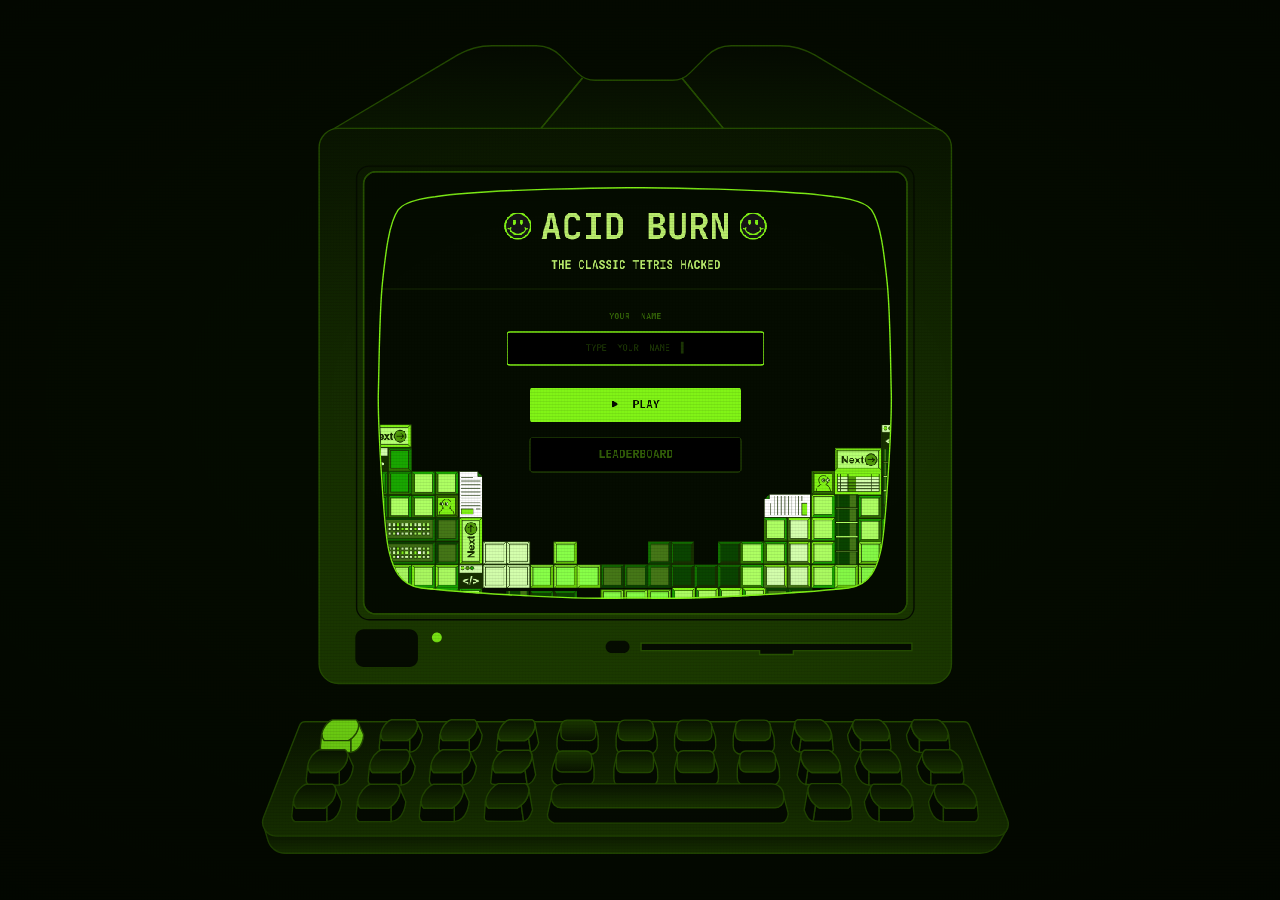
<file: index.html>
<!DOCTYPE html>
<html lang="en">
<head>
    <meta charset="UTF-8">
    <meta name="viewport" content="width=device-width, initial-scale=1.0">
    <title>ACID BURN</title>
    <link rel="preconnect" href="https://fonts.googleapis.com">
    <link rel="preconnect" href="https://fonts.gstatic.com" crossorigin>
    <link href="https://fonts.googleapis.com/css2?family=JetBrains+Mono:wght@400;500;600;700&display=swap" rel="stylesheet">
    <link rel="stylesheet" href="style.css">
</head>
<body>
    <div id="crt-bg"><div class="crt-bg-area"></div></div>
    <div id="computer-frame">
        <div id="screen-slot">
            <canvas id="gameCanvas"></canvas>
        </div>
        <img id="computer-img" src="TetrisGameAssets/computer.svg" alt="">
    </div>

    <div id="page-crt"></div>

    <script src="game.js"></script>
    <script type="module" src="crt-bg.js"></script>
</body>
</html>
</file>
<file: style.css>
* { margin: 0; padding: 0; box-sizing: border-box; }
body {
    background: #050C01;
    display: flex;
    align-items: center;
    justify-content: center;
    height: 100vh;
    overflow: hidden;
}
#crt-bg {
    position: fixed;
    inset: 0;
    z-index: 0;
    overflow: hidden;
}
.crt-bg-area { width: 100%; height: 100%; }
#computer-frame {
    position: relative;
    z-index: 1;
    aspect-ratio: 552 / 585;
    width: min(90vw, calc(90vh * 552 / 585));
}
#computer-img {
    position: absolute;
    top: 0; left: 0;
    width: 100%; height: 100%;
    pointer-events: none;
    z-index: 2;
}
#screen-slot {
    position: absolute;
    left:   13.82%;
    top:    15.65%;
    width:  71.13%;
    height: 54.60%;
    background: #050C01;
    display: flex;
    align-items: center;
    justify-content: center;
    overflow: hidden;
    border-radius: 2.275% / 2.796%;
    z-index: 1;
}
#gameCanvas {
    display: block;
    height: 100%;
    width: auto;
    image-rendering: pixelated;
}
#page-crt {
    position: fixed;
    inset: 0;
    pointer-events: none;
    z-index: 9999;
    background:
        repeating-linear-gradient(0deg,rgba(0,0,0,0.07) 0px,rgba(0,0,0,0.07) 1px,transparent 1px,transparent 3px),
        repeating-linear-gradient(90deg,rgba(0,0,0,0.025) 0px,rgba(0,0,0,0.025) 1px,transparent 1px,transparent 3px);
    animation: pageCrtFlicker 0.18s linear infinite;
}
#page-crt::before {
    content: '';
    position: absolute;
    inset: 0;
    background: radial-gradient(ellipse 85% 75% at 50% 44%,transparent 28%,rgba(0,0,0,0.45) 100%);
}
@keyframes pageCrtFlicker {
    0%   { opacity: 0.975; }
    30%  { opacity: 1.000; }
    52%  { opacity: 0.955; }
    70%  { opacity: 0.990; }
    87%  { opacity: 0.970; }
    100% { opacity: 0.975; }
}
</file>
